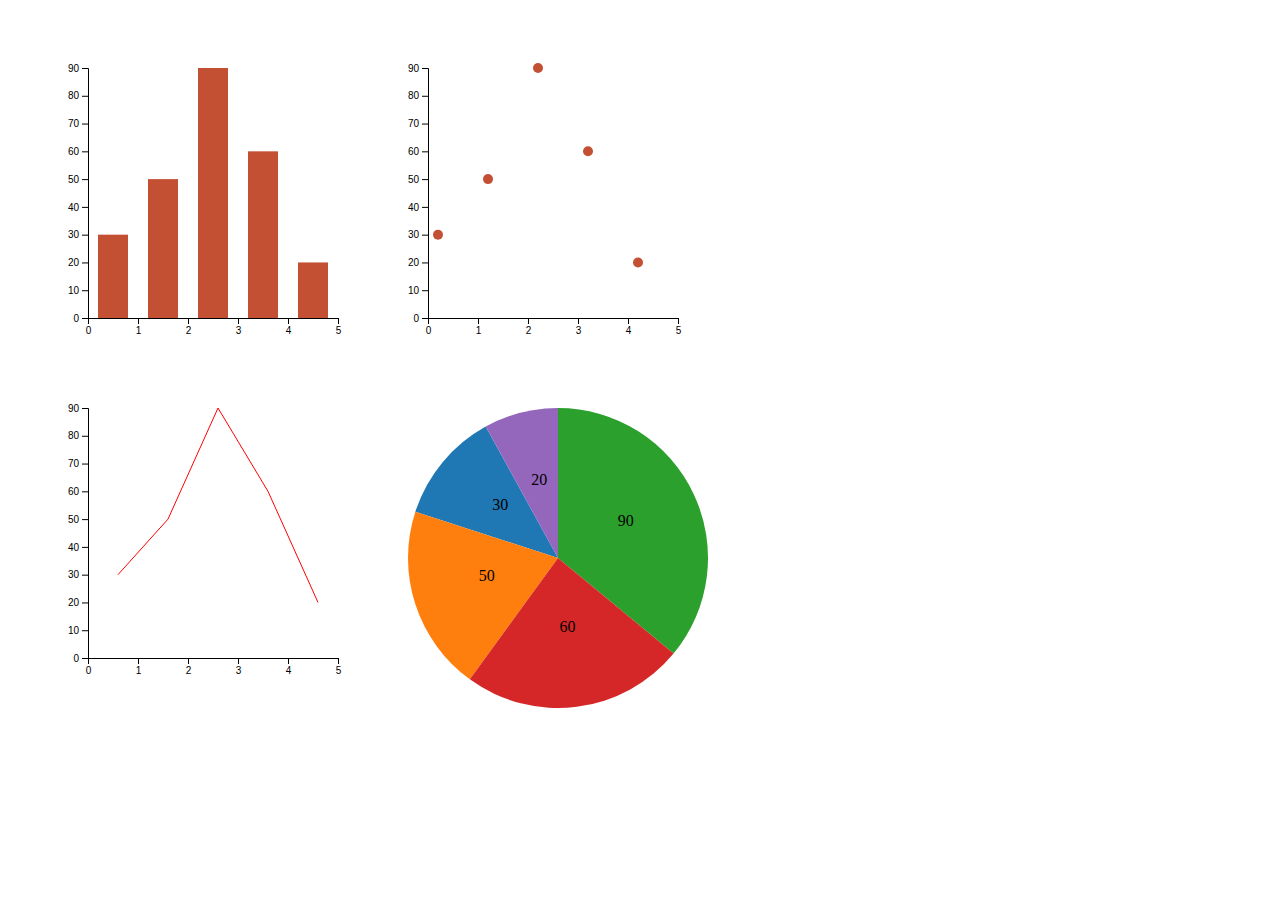
<file: d3/index.html>
<!DOCTYPE html>
<html lang="en">
<head>
    <meta charset="UTF-8">
    <meta name="viewport" content="width=device-width, initial-scale=1.0">
    <meta http-equiv="X-UA-Compatible" content="ie=edge">
    <title>Document</title>
</head>
<body>
<svg width="960" height="900"></svg>
<script type="text/javascript" src="js/jquery-1.9.1.min.js"></script>
<script type="text/javascript" src="d3/d3.js"></script>
<script type="text/javascript" src="js/scale.js"></script>
<script type="text/javascript" src="js/index.js"></script>

</body>
</html>
</file>
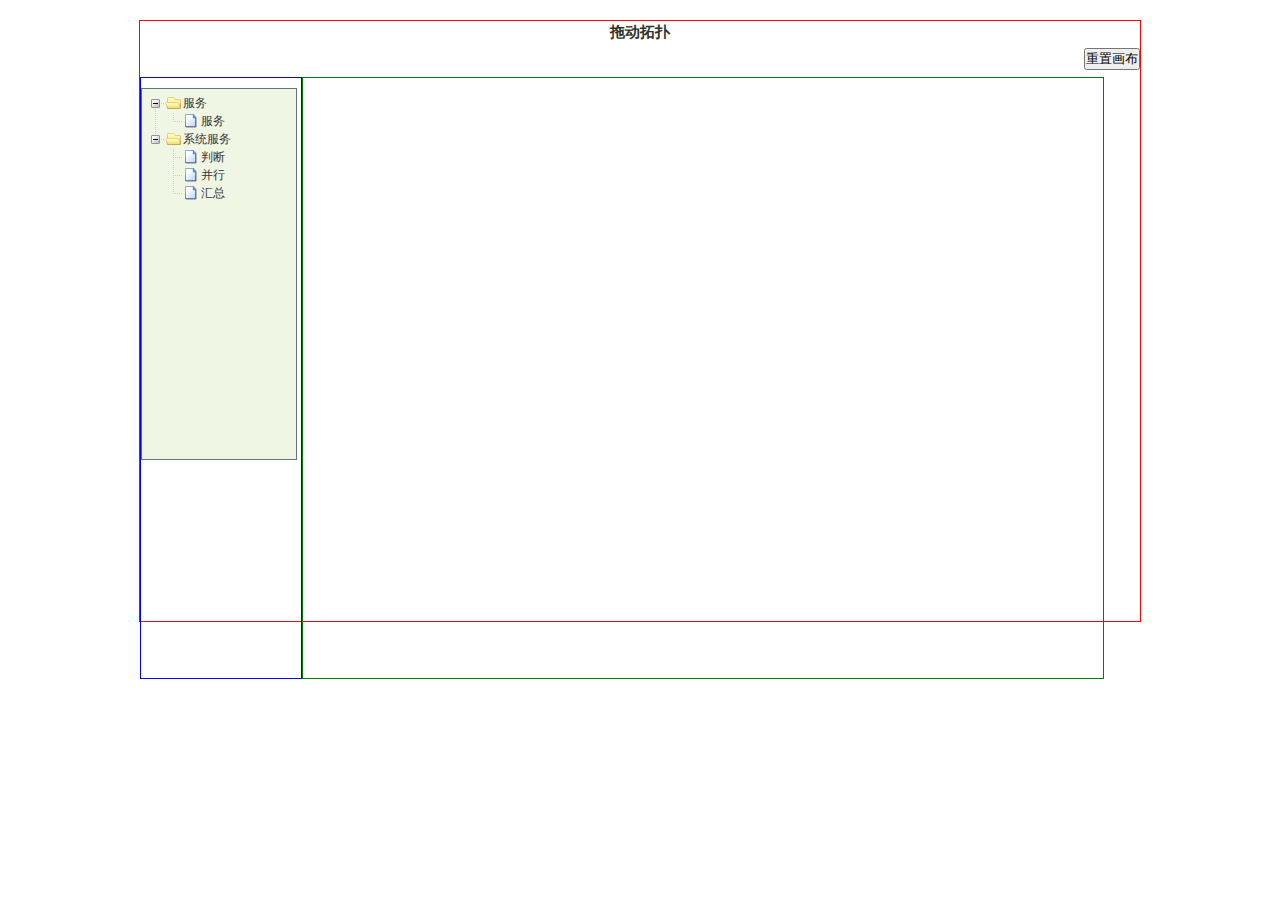
<file: dragTopo/index.html>
<!DOCTYPE html>
<html lang="en">
<head>
    <meta charset="UTF-8">
    <meta name="viewport" content="width=device-width, initial-scale=1.0">
    <meta http-equiv="X-UA-Compatible" content="ie=edge">
    <title>Document</title>
	<link rel="stylesheet" href="lib/zTree/css/demo.css" type="text/css">
	<link rel="stylesheet" href="lib/zTree/css/zTreeStyle/zTreeStyle.css" type="text/css">
    <link rel="stylesheet" href="css/index.css" type="text/css">
</head>
<body>
<div class="main">
    <h4 style="text-align:center">拖动拓扑</h4>
    <div style="width:100%;height:30px;text-align:right">
        <button >重置画布</button>
    </div>
    <div class="menu" id="menu">
        <ul id="treeDemo" class="ztree" style="width:90%;float:left"></ul>
    </div>
    <div class="topo" id="topo"></div>
</div>
<!-- 右键弹框 -->
<div class="contextEvent">
    <p class="delete">删除</p>
</div>
<script type="text/javascript" src="lib/jquery/jquery-1.9.1.min.js"></script>
<!-- 节点树 -->
<script type="text/javascript" src="lib/zTree/js/jquery-1.4.4.min.js"></script>
<script type="text/javascript" src="lib/zTree/js/jquery.ztree.core.js"></script>
<script type="text/javascript" src="lib/zTree/js/jquery.ztree.excheck.js"></script>
<script type="text/javascript" src="lib/zTree/js/jquery.ztree.exedit.js"></script>
<!-- 拓扑 -->
<script type="text/javascript" src="lib/raphael/raphael.min.js"></script>
<script type="text/javascript" src="lib/raphael/raphael.topo.base.js"></script>
<script type="text/javascript" src="lib/raphael/raphael.topo.lines.js"></script>
<script type="text/javascript" src="lib/raphael/raphael.graph.js"></script>
<!-- 主页面 -->
<script type="text/javascript" src="js/PopComFn.js"></script>
<script type="text/javascript" src="js/data.js"></script>
<script type="text/javascript" src="js/tree.js"></script>

<script type="text/javascript" src="js/index.js"></script>
<script type="text/javascript" src="js/topo.js"></script>
</body>

</html>
</file>
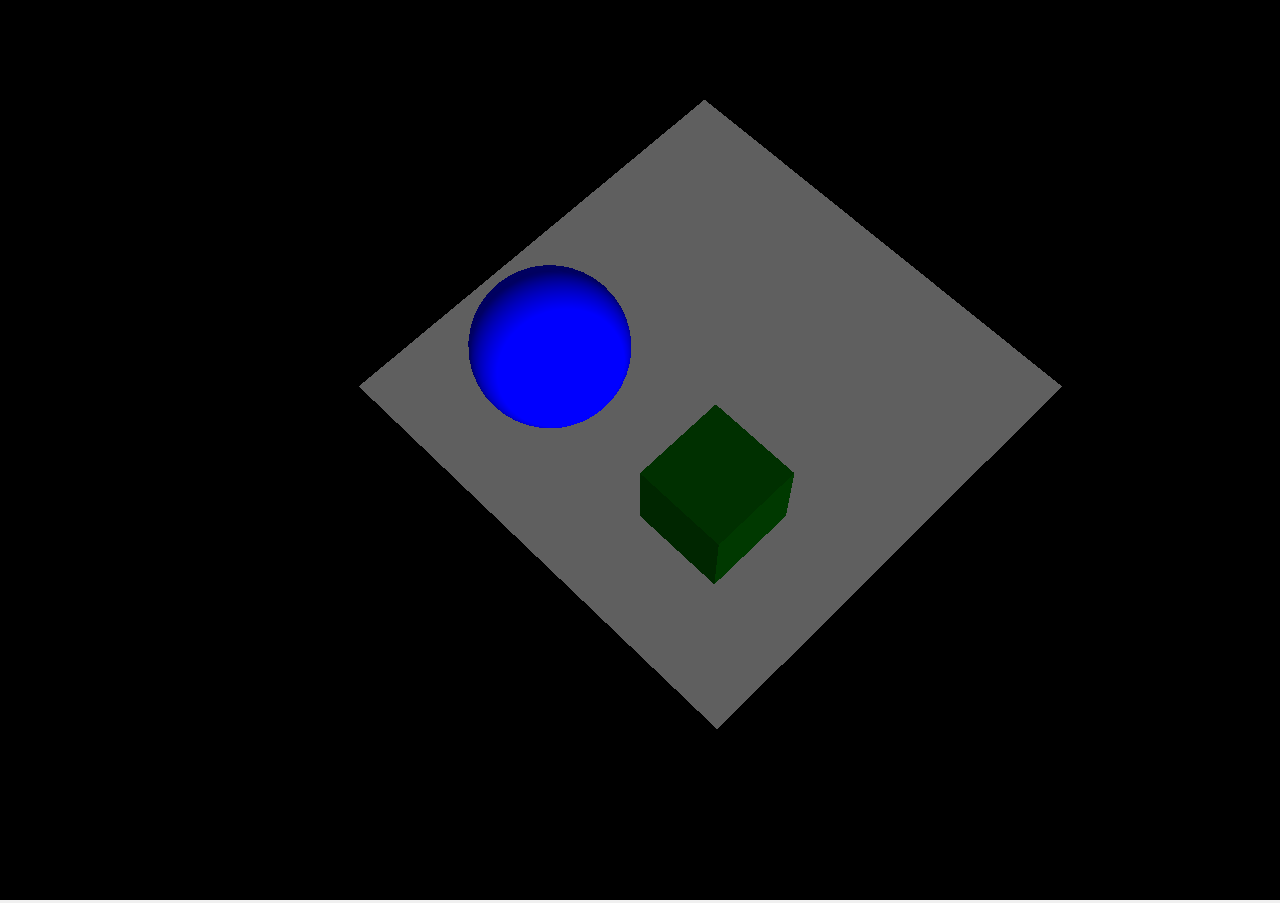
<file: three-demo/index.html>
<!DOCTYPE html>
<html lang="en">
<head>
    <meta charset="UTF-8">
    <meta name="viewport" content="width=device-width, initial-scale=1.0">
    <meta http-equiv="X-UA-Compatible" content="ie=edge">
    <title>Document</title>
    <style>
     body{
            font-family: Monospace;
            background: #f0f0f0;
            margin: 0px;
            overflow: hidden;
        }
    </style>
</head>
<body>
<script type="text/javascript" src="./js/jquery-1.9.1.min.js"></script>
<script type="text/javascript" src="./js/three.js"></script>
<script src="./js/OrbitControls.js"></script>
<script> type="text/javascript"
main();

render();
var camera, scene, renderer,orbitControls,clock,delta;
function main(){
    //创建元素画布
    container=document.createElement('div')
    document.body.appendChild(container)
    //创建场景
    scene=new THREE.Scene();
    //创建相机
    camera=new THREE.PerspectiveCamera(30,window.innerWidth/window.innerHeight,1,1000)
    camera.position.set(100,300,100)//相机位置
    camera.lookAt(new THREE.Vector3(0,0,0))//相机观看物体的位置
    //渲染整个场景
    renderer=new THREE.WebGLRenderer({antiakuas:true})
    renderer.setClearColor(new THREE.Color(0x000000))//整个画布的背景颜色
    renderer.setSize(window.innerWidth,window.innerHeight)
    container.appendChild(renderer.domElement)


    orbitControls = new THREE.OrbitControls(camera, renderer.domElement);
    orbitControls.target = new THREE.Vector3(0, 0, 0);//控制焦点
    orbitControls.autoRotate = false;//将自动旋转关闭
    clock = new THREE.Clock();//用于更新轨道控制器


    //光源
    var ambientLight=new THREE.AmbientLight(0x606060)//自然光
    scene.add(ambientLight)
    var directionalLight=new THREE.DirectionalLight(0xffffff)//平行光源
    directionalLight.position.set(1,0.75,0.5).normalize()
    scene.add(directionalLight)
    plane()
    cube()
    sphere()
    //cylinder()
}

function render(){
    delta = clock.getDelta();
    orbitControls.update(delta);
    requestAnimationFrame(render);
    renderer.render(scene,camera)
}
function plane(){
    var planeGeo=new THREE.PlaneGeometry(100,100,10,10)
    var planeMat=new THREE.MeshLambertMaterial({color:0x666666,wireframe:false})
    var planeMesh=new THREE.Mesh(planeGeo,planeMat)
    planeMesh.position.set(0,0,-20)
    planeMesh.rotation.x=-0.5*Math.PI
    scene.add(planeMesh)
}
function cube(){
    var cubeGeo=new THREE.CubeGeometry(20,20,20,5,5,5)
    var cubeMat=new THREE.MeshLambertMaterial({color:0x003300,wireframe:false})
    var cubeMesh=new THREE.Mesh(cubeGeo,cubeMat)
    cubeMesh.position.set(20,10,0)
    scene.add(cubeMesh)
}
function sphere(){
    var sphereGeo=new THREE.SphereGeometry(16,40,40)
    var sphereMat=new THREE.MeshLambertMaterial({color:0x0000ff,wireframe:false})
    var sphereMesh=new THREE.Mesh(sphereGeo,sphereMat)
    sphereMesh.position.set(-25,10,0)
    scene.add(sphereMesh)
}
</script>
</body>
</html>
</file>
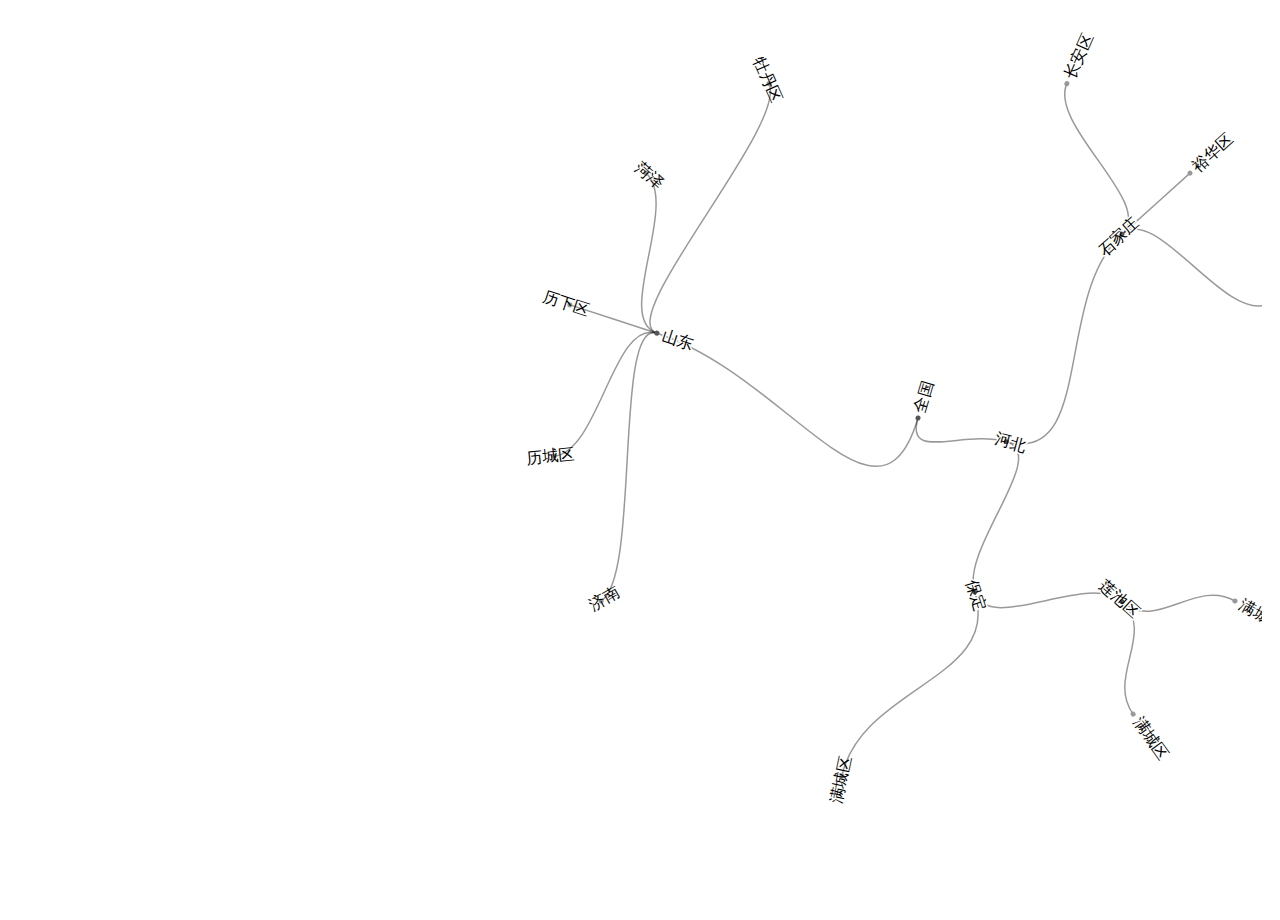
<file: d3/V5.7.0/index.html>
<!DOCTYPE html>
<html lang="en">
<head>
    <meta charset="UTF-8">
    <meta name="viewport" content="width=device-width, initial-scale=1.0">
    <meta http-equiv="X-UA-Compatible" content="ie=edge">
    <title>Document</title>
</head>
<body>

<script src="./js/d3.js"></script>
<script>
var width = 932
var radius = width / 2
var data={
    name:'全国',
    children:[
        {
            name:'河北',
            children:[
            {
                name:'石家庄',
                children:[
                {name:'长安区',size:3938},
                {name:'裕华区',size:3938},
                {name:'长安区',size:3938},
                ]
            },
            {name:'保定',
                children:[
                    {name:'莲池区',children:[
                        {name:'满城区',size:3938},
                        {name:'满城区',size:3938},

                    ]},
                    {name:'满城区',size:3938}
                ]
            },
        ]},
        {name:'山东',children:[
            {name:'济南',size:33},
            {name:'历城区',size:3938},
            {name:'历下区',size:3938},
            {name:'菏泽',size:45},
            {name:'牡丹区',size:3938},
        ]},

 
 
    ]
    
}
var tree=function(){}
tree=d3.cluster().size([2*Math.PI,radius-100])    
const root=tree(d3.hierarchy(data).sort(function(a,b){return b.size-a.size}));
const svg=d3.select('body').append('svg').style('width',"100%").style('height','900').style('padding','10px')
        .style('box-sizing','border-box')
const g=svg.append('g').attr('transform',d=>`
    translate(900,400)
`)
const line=g.append('g')
    .attr('fill','none')
    .attr('stroke','#000')
    .attr('stroke-opacity',0.4)
    .attr('stroke-width',1.5)
    .selectAll('path')
    .data(root.links()).enter().append('path').attr('d',d3.linkRadial().angle(function(d){console.log(d);return d.x}).radius(d=>d.y))
const node=g.append('g').attr('stroke.linejoin','round').attr('stroke-width',3).selectAll('g').data(root.descendants().reverse())
        .enter().append('g').attr('transform',d=>`
            rotate(${d.x*180/Math.PI-90})
            translate(${d.y},0)
        `);
node.append('circle').attr('fill',d=>d.children?"#555":"#999").attr('r',2.5)
node.append('text').attr('dy','0.31em')
    .attr('x',d=>d.x<Math.PI===!d.children?6:20)
    .attr('text-anchor',d=>d.x<Math.PI===!d.children?'start':'end')
    .attr('transform',d=>d.x>=Math.PI?"rotate(180)":null)
    .text(d=>d.data.name)
    .filter(d=>d.children)
    .clone(true).lower().attr('stroke','white')
document.body.appendChild(svg.node())

// const box=g.node().getBBox();
// svg.remove().attr('width',box.width).attr('height',box.height).attr('viewBox',`${box.x} ${box.y} ${box.width} ${box.height}`)
// svg.node();
</script>
</body>
</html>
</file>
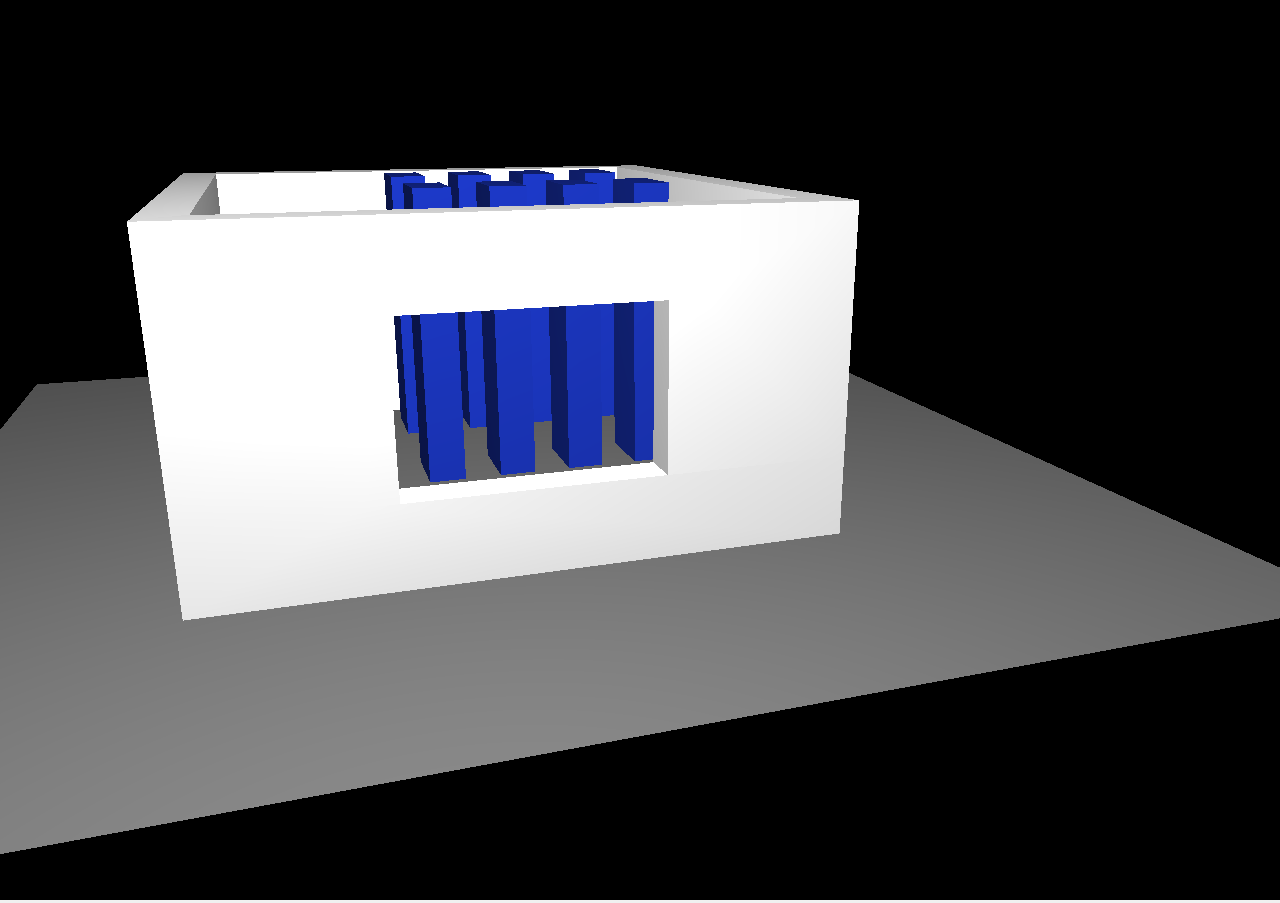
<file: engine-room-3d/three-3d/index.html>
<!DOCTYPE html>
<html lang="en">
<head>
    <meta charset="UTF-8">
    <meta name="viewport" content="width=device-width, initial-scale=1.0">
    <meta http-equiv="X-UA-Compatible" content="ie=edge">
    <title>Document</title>
    <style>
     body{
            font-family: Monospace;
            background: #f0f0f0;
            margin: 0px;
            overflow: hidden;
        }
    
    </style>
</head>
<body>
<script type="text/javascript" src="./js/jquery-1.9.1.min.js"></script>
<script type="text/javascript" src="./js/three.js"></script>
<script src="./js/OrbitControls.js"></script>
<script src="./js/threeBSP.js"></script>
<script> type="text/javascript"
main();
render();
var camera, scene, renderer,orbitControls,clock,delta;
function main(){
    //创建元素画布
    container=document.createElement('div')
    document.body.appendChild(container)
    //创建场景
    scene=new THREE.Scene();
    //创建相机
    camera=new THREE.PerspectiveCamera(45,window.innerWidth/window.innerHeight,1,1000)
    camera.position.set(300,100,100)//相机位置
    camera.lookAt(new THREE.Vector3(0,0,0))//相机观看物体的位置
    //渲染整个场景
    renderer=new THREE.WebGLRenderer({antiakuas:true})
    renderer.setClearColor(new THREE.Color(0x000000),1)//整个画布的背景颜色
    renderer.setSize(window.innerWidth,window.innerHeight)
    renderer.shadowMapEnabled=true;
    container.appendChild(renderer.domElement)


    orbitControls = new THREE.OrbitControls(camera, renderer.domElement);
    orbitControls.target = new THREE.Vector3(0, 0, 0);//控制焦点
    orbitControls.autoRotate = false;//将自动旋转关闭
    clock = new THREE.Clock();//用于更新轨道控制器


    //光源
    var ambientLight=new THREE.AmbientLight(0x606060)//自然光
    scene.add(ambientLight)
    var spotLight=new THREE.SpotLight(0xffffff)
    spotLight.position.set(200,160,85)
    spotLight.castShadow=true
    scene.add(spotLight)
    plane()
    wall()
    room()
    //cube()
    //sphere()
    //cylinder()
}

function render(){
    delta = clock.getDelta();
    orbitControls.update(delta);
    requestAnimationFrame(render);
    renderer.render(scene,camera)
}
function plane(){
    var planeGeo=new THREE.PlaneGeometry(300,300,100,100)
    var planeMat=new THREE.MeshLambertMaterial({color:0x666666,wireframe:false})
    var planeMesh=new THREE.Mesh(planeGeo,planeMat)
    planeMesh.position.set(0,0,40)
    planeMesh.receiveShadow=true
    planeMesh.rotation.x=-0.5*Math.PI
    scene.add(planeMesh)
}

//外墙
function wall(){
    var material=new THREE.MeshLambertMaterial({color:'#efefef'})
    var material=new THREE.MeshLambertMaterial({color:'#efefef'})

    var wall1=new THREE.BoxGeometry(150,80,10);//正面
    var wallMesh1=new THREE.Mesh(wall1,material)
    wallMesh1.position.set(0,40,-20)
    scene.add(wallMesh1)

    var wall2=new THREE.BoxGeometry(150,80,10);//反面
    var wallMesh2=new THREE.Mesh(wall2,material)
    wallMesh2.position.set(0,40,120)
    scene.add(wallMesh2)

    var wall3=new THREE.BoxGeometry(10,80,150);//左面
    var wallMesh3=new THREE.Mesh(wall3,material)
    wallMesh3.position.set(-75,40,50)
    scene.add(wallMesh3)

    //墙
    var wall4=new THREE.BoxGeometry(10,80,150);//右面
    var wallMesh4=new THREE.Mesh(wall4,material)
    wallMesh4.position.set(95,40,50)

    //窗户
    var wall5=new THREE.BoxGeometry(30,40,60);//右面
    var wallMesh5=new THREE.Mesh(wall5,material)
    //wallMesh5.position.set(20,0,40)
    
    var sphere1BSP=new ThreeBSP(wall4)
    var cubeBSP=new ThreeBSP(wall5)
    
    resultBSP=sphere1BSP.subtract(cubeBSP)//设置差集
    result=resultBSP.toMesh()//从BSP对象内获取到处理完后的mesh模型数据
    //更新模型的面和顶点的数据
    result.geometry.computeFaceNormals()
    result.geometry.computeVertexNormals()
    //重新复制文理
    result.material = material;
    //设置位置
    result.position.set(75,40,50)
    scene.add(result)
}
//机房
function room(){
    var material=new THREE.MeshLambertMaterial({color:'#162C9B'})
    var room1=new THREE.BoxGeometry(20,80,10);//正面
    var roomMesh1=new THREE.Mesh(room1,material)
    roomMesh1.position.set(-50,40,0)
    scene.add(roomMesh1)

    var room2=new THREE.BoxGeometry(20,80,10);//正面
    var roomMesh2=new THREE.Mesh(room2,material)
    roomMesh2.position.set(-50,40,20)
    scene.add(roomMesh2)

    var room3=new THREE.BoxGeometry(20,80,10);//正面
    var roomMesh3=new THREE.Mesh(room3,material)
    roomMesh3.position.set(-50,40,40)
    scene.add(roomMesh3)

    var room4=new THREE.BoxGeometry(20,80,10);//正面
    var roomMesh4=new THREE.Mesh(room4,material)
    roomMesh4.position.set(-50,40,60)
    scene.add(roomMesh4)

    var room5=new THREE.BoxGeometry(20,80,10);//正面
    var roomMesh5=new THREE.Mesh(room5,material)
    roomMesh5.position.set(0,40,0)
    scene.add(roomMesh5)

    var room6=new THREE.BoxGeometry(20,80,10);//正面
    var roomMesh6=new THREE.Mesh(room6,material)
    roomMesh6.position.set(0,40,20)
    scene.add(roomMesh6)

    var room7=new THREE.BoxGeometry(20,80,10);//正面
    var roomMesh7=new THREE.Mesh(room7,material)
    roomMesh7.position.set(0,40,40)
    scene.add(roomMesh7)

    var room8=new THREE.BoxGeometry(20,80,10);//正面
    var roomMesh8=new THREE.Mesh(room8,material)
    roomMesh8.position.set(0,40,60)
    scene.add(roomMesh8)
}
function cube(){
    var cubeGeo=new THREE.CubeGeometry(20,20,20,5,5,5)
    var cubeMat=new THREE.MeshLambertMaterial({color:0x003300,wireframe:false})
    var cubeMesh=new THREE.Mesh(cubeGeo,cubeMat)
    cubeMesh.position.set(20,10,0)
    cubeMesh.castShadow=true
    cubeMesh.receiveShadow=true
    scene.add(cubeMesh)
}
function sphere(){
    var sphereGeo=new THREE.SphereGeometry(16,40,40)
    var sphereMat=new THREE.MeshLambertMaterial({color:0x0000ff,wireframe:false})
    var sphereMesh=new THREE.Mesh(sphereGeo,sphereMat)
    sphereMesh.position.set(-25,10,0)
    sphereMesh.castShadow=true
    sphereMesh.receiveShadow=true
    scene.add(sphereMesh)
}
</script>
</body>
</html>
</file>
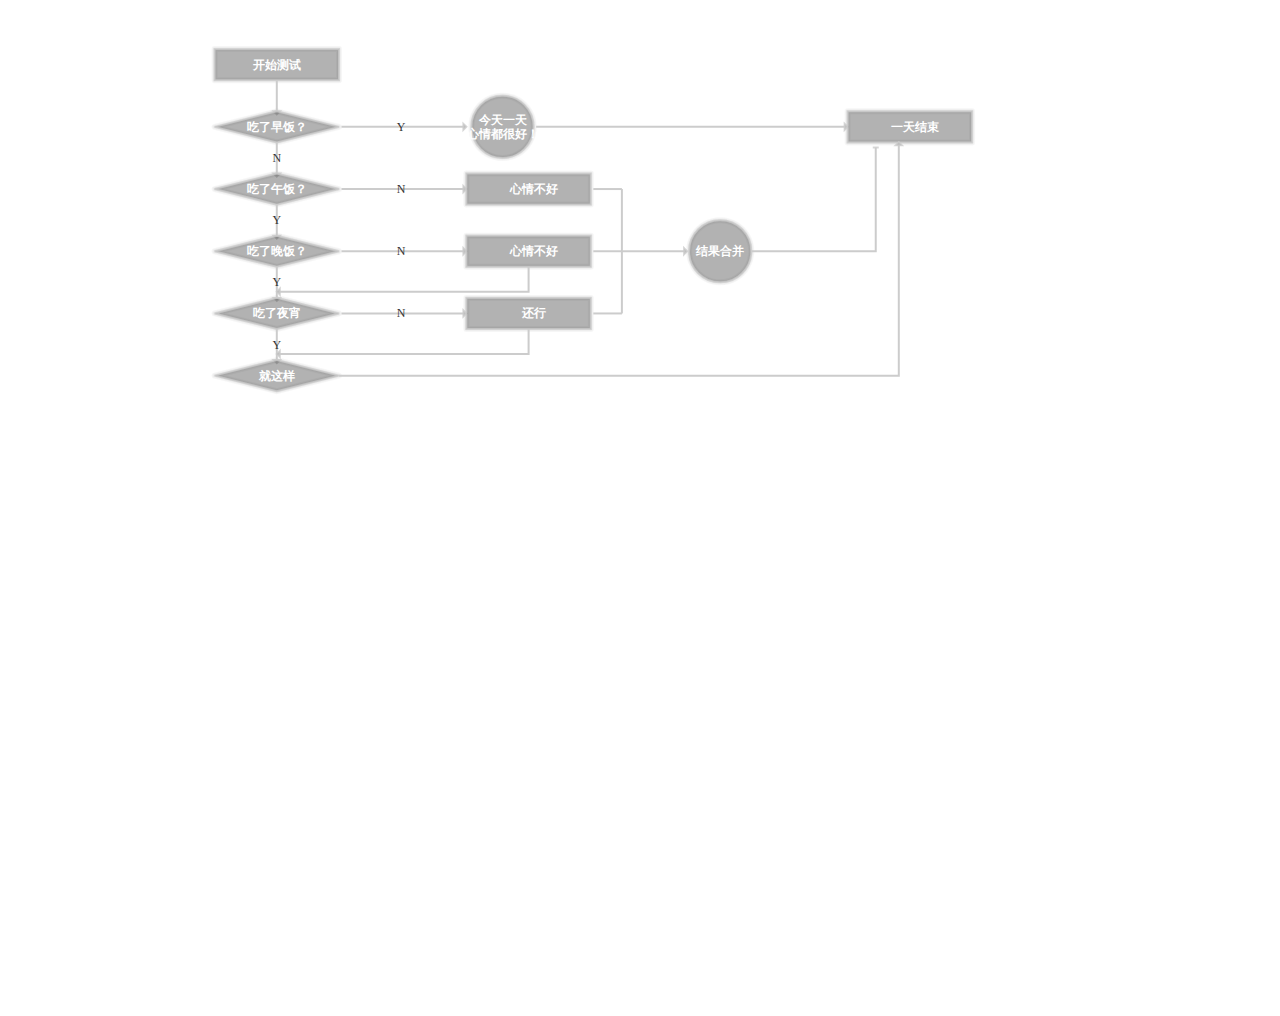
<file: raphael-all/raphael/index.html>
<!DOCTYPE html>
<html lang="en">
<head>
    <meta charset="UTF-8">
    <meta name="viewport" content="width=device-width, initial-scale=1.0">
    <meta http-equiv="X-UA-Compatible" content="ie=edge">
    <title></title> 
</head>
<body>
<div class="content" style="margin-left:20px;">
    <div class="info content_every" id="canvas" style="width:100%;height:1000px;"></div> 
</div>

<script type="text/javascript" src="./js/jquery-1.9.1.min.js"></script>
<script type="text/javascript" src="./js/raphael.js"></script>
<script type="text/javascript" src="./index.js"></script>

</body>
</html>
</file>
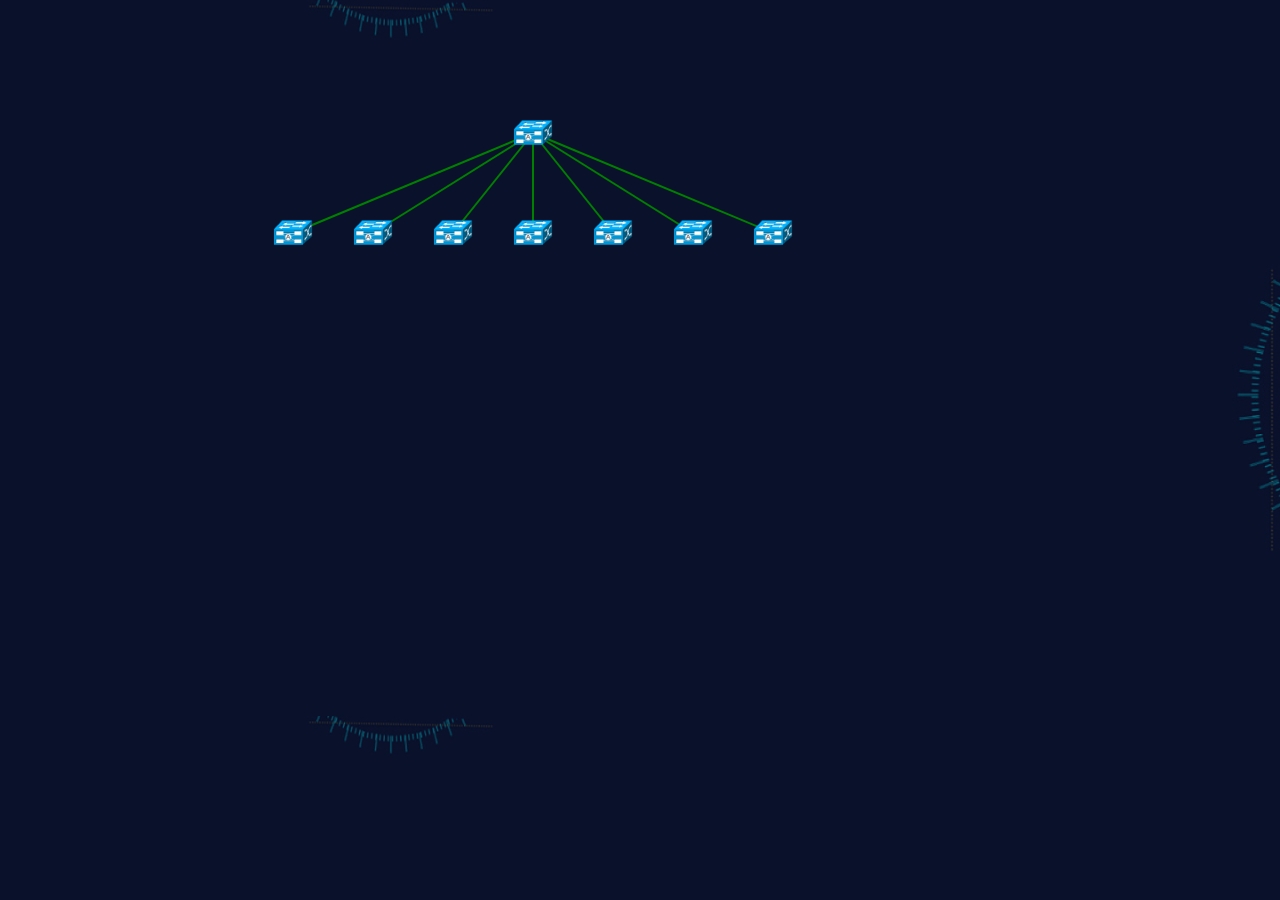
<file: raphael/层级拓扑/index.html>
<!DOCTYPE html>
<html lang="en">
<head>
    <meta charset="UTF-8">
    <meta name="viewport" content="width=device-width, initial-scale=1.0">
    <meta http-equiv="X-UA-Compatible" content="ie=edge">
    <title>拓扑</title>
</head>
<body style="background:url('img/bg.jpg');background-size:100% 100%">
<div id="topo" style="width:1000px;height:700px;"></div>
<script src="js/jquery-1.9.1.min.js"></script>
<script src="js/raphael/raphael.min.js"></script>
<script src="js/raphael/raphael.topo.base.js"></script>
<script src="js/raphael/raphael.topo.lines.js"></script>
<script src="js/raphael/raphael.graph.js"></script>
<script src="js/data.js"></script>
<script src="js/index.js"></script>
</body>
</html>
</file>
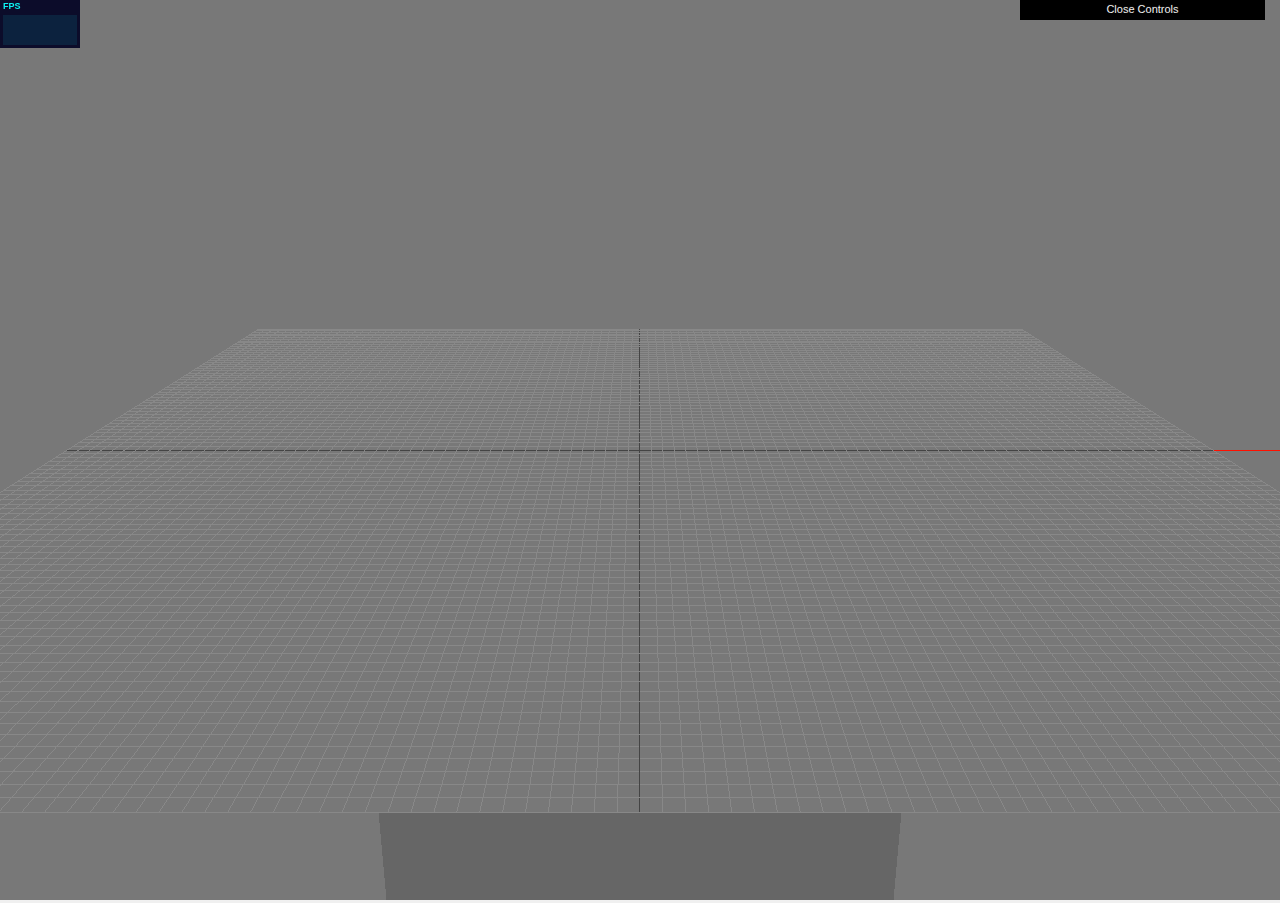
<file: three/three-3d-build/index.html>
<!DOCTYPE html>
<html lang="en">
<head>
    <meta charset="UTF-8">
    <meta name="viewport" content="width=device-width, initial-scale=1.0">
    <meta http-equiv="X-UA-Compatible" content="ie=edge">
    <title>Document</title>
    <style>
     body{
            font-family: Monospace;
            background: #f0f0f0;
            margin: 0px;
            overflow: hidden;
        }
    
    </style>
</head>
<body>
    <div id="webgl"></div>
<script type="text/javascript" src="./js/jquery-1.9.1.min.js"></script>
<script type="text/javascript" src="./js/three.js"></script>
<script src="./js/OrbitControls.js"></script>
<script src="./js/stats.js"></script>
<script src="./js/dat.gui.min.js"></script>

<script type="text/javascript"> 
const MATERIAL_COLR='rgb(120,120,120)'


let jinmaoTower =getjinmaoTower(18,11,-20)
let culture=getCulture(0,0,0)
let culture2=getCulture2(0,0,0)
let lineFun=getLine()
init()
function init(){
    let scene=new THREE.Scene()
    let stats=new Stats()
    document.body.appendChild(stats.dom)

    let clock=new THREE.Clock()
    let gui=new dat.GUI()

    let axesHelper=new THREE.AxesHelper(500)
    let gridHelper=new THREE.GridHelper(100,100)

    scene.add(axesHelper)
    scene.add(gridHelper)

    let ground1=getGroundFront()
    let ground2=getGroundBeind()
    //scene.add(ground1)
    //scene.add(ground2)

    let spotLight=getSpotLight(1,2)
    spotLight.position.set(100,100,80)
    scene.add(spotLight)

    //scene.add(jinmaoTower)
    //scene.add(culture)
    //scene.add(culture2)
    scene.add(lineFun)
    let camera=new THREE.PerspectiveCamera(45,window.innerWidth/window.innerHeight,1,1000)
    camera.position.set(0,30,90)
    camera.lookAt(new THREE.Vector3(0,0,0))

    let renderer=new THREE.WebGLRenderer()
    renderer.setClearColor(MATERIAL_COLR)
    renderer.shadowMap.enabled=true
    renderer.shadowMap.type=THREE.PCFShadoeMap;
    renderer.setSize(window.innerWidth,window.innerHeight)
    document.getElementById('webgl').appendChild(renderer.domElement)

    let controls=new THREE.OrbitControls(camera,renderer.domElement)

    update(renderer,scene,camera,controls,stats)
}
function getSpotLight(intensity){
    let light=new THREE.PointLight(0xfffff,intensity)
    light.castShadow=true
    light.receiveShadow=true
    light.shadow.bias=0.001
    light.shadow.mapSize.width=2048
    light.shadow.mapSize.height=2048
    return light
}
function getGroundBeind(){
    let shape=new THREE.Shape()
    shape.moveTo(45,100)
    shape.lineTo(50,100)
    shape.lineTo(50,0)
    shape.lineTo(-50,0)
    shape.lineTo(-50,60)
    shape.bezierCurveTo(5,15,15,5,45,100)
    let extrudeGeometry=new THREE.ExtrudeGeometry(shape,{
        depth:3,
        steps:2,
        bevethickness:0,
        bevelSize:1
    })
    let material=new THREE.MeshLambertMaterial({color:'gray'})
    let mesh=new THREE.Mesh(extrudeGeometry,material)
    mesh.receiveShadow=true;
    mesh.rotation.x=Math.PI+Math.PI/2
    mesh.rotation.y=Math.PI
    mesh.position.set(0,0,50)
    return mesh
}
function getGroundFront(){
    let shape=new THREE.Shape()
    shape.moveTo(50,0)
    shape.lineTo(-25,0)
    shape.quadraticCurveTo(-10,107,50,15)
    let extrudeGeometry=new THREE.ExtrudeGeometry(shape,{
        depath:3,
        steps:2,
        bevelthickness:0,
        bevelSize:1,
    })
    let material=new THREE.MeshLambertMaterial({color:'#666'})
    let mesh=new THREE.Mesh(extrudeGeometry,material)
    mesh.receiveShadow=true;
    mesh.rotation.x=Math.PI/2;
    mesh.position.set(0,0,-50)
    return mesh
}
function update(renderer,scene,camera,controls,stats){
    renderer.render(scene,camera)
    stats.update()
    renderer.render(scene,camera)
    requestAnimationFrame(function(){
        update(renderer,scene,camera,controls,stats)
    })
}

function getCulture(x,y,z){
    let Culture=new THREE.Object3D() 
    var verticesOfCube = [
        1, 0, 1,
        1, 0, -1,
        -1, 0, -1,
        -1, 0, 1,
        1, 1, 1,
        1, 1, -1,
        -1, 1, -1,
        -1, 1, 1,
    ];
    var indicesOfFaces = [
        0,1,4,
        5,4,1,
        5,1,2,
        6,2,5,
        2,6,5,
        7,6,2,
        7,3,2,
        7,4,0,
        7,3,4,
        6,5,4,
        6,7,4,
        3,0,4,
        6,2,1,
        6,2,3,
        6,7,3,
        4,5,6,
        3,7,6

        
    ];

    let geometry=new THREE.PolyhedronGeometry(verticesOfCube, indicesOfFaces, 10, 0)
    let material=new THREE.MeshBasicMaterial({color:'rgb(5,125,120)'})
    let cube=new THREE.Mesh(geometry,material)
    Culture.add(cube)
    Culture.position.set(x,y,z)
    return Culture
}
function getLine(){
    var geometry = new THREE.Shape();//声明一个空几何体对象
    geometry.moveTo(10,0);//顶点1坐标
    geometry.lineTo(-10,0);//顶点2坐标
    
    var extrudeGeometry=new THREE.ExtrudeGeometry(geometry,{
        //depth:10,
        steps:2,
        bevelThickness:0,
        bevelSize:1,
        amount:20,
    });//材质对象
    var material=new THREE.MeshBasicMaterial({color:'#666'})
    let mesh=new THREE.Mesh(extrudeGeometry,material)
    mesh.receiveShadow=true;
    mesh.rotation.x=Math.PI+Math.PI/2
    mesh.rotation.y=Math.PI
    mesh.position.set(0,0,50)
    return mesh

}
function getCulture2(x,y,z){
    let Culture=new THREE.Object3D() 
    var verticesOfCube = [
        4,0,-4,
        -4,0,-4,
        -4,0,4,
        4,0,4,
        
        4,10,-4,
        -4,10,-4,
        -4,10,4,
        4,10,4
    ];
    var indicesOfFaces = [
        0,1,2,
        2,3,0,
        
        0,4,5,
        5,1,0,
        0,4,7,
        7,3,0,
        0,1,2,
        2,3,0,

      
    

    ]

    let geometry=new THREE.PolyhedronGeometry(verticesOfCube, indicesOfFaces, 10, 0)
    let material=new THREE.MeshBasicMaterial({color:'rgb(5,125,120)'})
    let cube=new THREE.Mesh(geometry,material)
    Culture.add(cube)
    Culture.position.set(x,y,z)
    return Culture
}
function getjinmaoTower(x,y,z){
    let JinmaoTower=new THREE.Object3D()
    let _geometry=new THREE.BoxGeometry(1,22,6)
    let _material=new THREE.MeshPhongMaterial({
        color:"rgb(120,120,120)"
    })
    var cube1=new THREE.Mesh(_geometry,_material)
    var cube2=new THREE.Mesh(_geometry,_material)
    cube2.rotation.set(0,Math.PI/2,0)

    let towerBody=getJinmaoTowerBody()
    let towerTop=getJinmaoTowerTop()

    JinmaoTower.add(cube1)
    JinmaoTower.add(cube2)
    JinmaoTower.add(towerBody)
    JinmaoTower.add(towerTop)

    JinmaoTower.position.set(x,y,z)
    return JinmaoTower
}
function getJinmaoTowerTop(){
    let towerTop=new THREE.Object3D()
    let _geometry1=new THREE.BoxGeometry(3.8,0.5,3.8)
    let _geometry2=new THREE.BoxGeometry(3,0.5,3)
    let _geometry3=new THREE.BoxGeometry(2.2,0.5,2,2)
    let _geometry4=new THREE.BoxGeometry(1.4,0.5,1.4)
    let _cylinderGeometry=new THREE.CylinderGeometry(0.1,0.5,5,3)
    let _material=new THREE.MeshPhongMaterial({
        color:'rgb(120,120,120)'
    })
    let cube1=new THREE.Mesh(_geometry1,_material)
    let cube2=new THREE.Mesh(_geometry2,_material)
    let cube3=new THREE.Mesh(_geometry3,_material)
    let cube4=new THREE.Mesh(_geometry4,_material)
    let cylinder=new THREE.Mesh(_cylinderGeometry,_material)

    cube2.position.set(0,0.5,0)
    cube3.position.set(0,1,0)
    cube4.position.set(0,2,0)
    cylinder.position.set(0,2,0)

    towerTop.add(cube1)
    towerTop.add(cube2)
    towerTop.add(cube3)
    towerTop.add(cube4)
    towerTop.add(cylinder)
    towerTop.position.set(0,11,0)
    towerTop.rotation.set(0,Math.PI/4,0)
    return towerTop
}
function getJinmaoTowerBody(){
    let towerBody=new THREE.Object3D()
    let _geometry1=new THREE.BoxGeometry(5,7,5)
    let _geometry2=new THREE.BoxGeometry(4.5,5.5,4.5)
    let _geometry3=new THREE.BoxGeometry(4,4,4)
    let _geometry4=new THREE.BoxGeometry(3.5,3,3.5)
    let _geometry5=new THREE.BoxGeometry(3,2,3)
    let _geometry6=new THREE.BoxGeometry(2.5,1.5,2.5)
    let _geometry7=new THREE.BoxGeometry(2,1.3,2)
    let _geometry8=new THREE.BoxGeometry(1.5,1,1.5)
    let _material=new THREE.MeshPhongMaterial({
        color:"rgb(120,120,120)"
    })
    let cube1=new THREE.Mesh(_geometry1,_material)
    let cube2=new THREE.Mesh(_geometry2,_material)
    let cube3=new THREE.Mesh(_geometry3,_material)
    let cube4=new THREE.Mesh(_geometry4,_material)
    let cube5=new THREE.Mesh(_geometry5,_material)
    let cube6=new THREE.Mesh(_geometry6,_material)
    let cube7=new THREE.Mesh(_geometry7,_material)
    let cube8=new THREE.Mesh(_geometry8,_material)
    cube2.position.set(0,5.5,0)
    cube3.position.set(0,9.5,0)
    cube4.position.set(0,12.5,0)
    cube5.position.set(0,14.5,0)
    cube6.position.set(0,116,0)
    cube7.position.set(0,17.30)
    cube8.position.set(0,18.3,0)
    towerBody.add(cube1)
    towerBody.add(cube2)
    towerBody.add(cube3)
    towerBody.add(cube4)
    towerBody.add(cube5)
    towerBody.add(cube6)
    towerBody.add(cube7)
    towerBody.add(cube8)
    towerBody.position.set(0,-8,0)
    return towerBody;
}
</script>
</body>
</html>
</file>
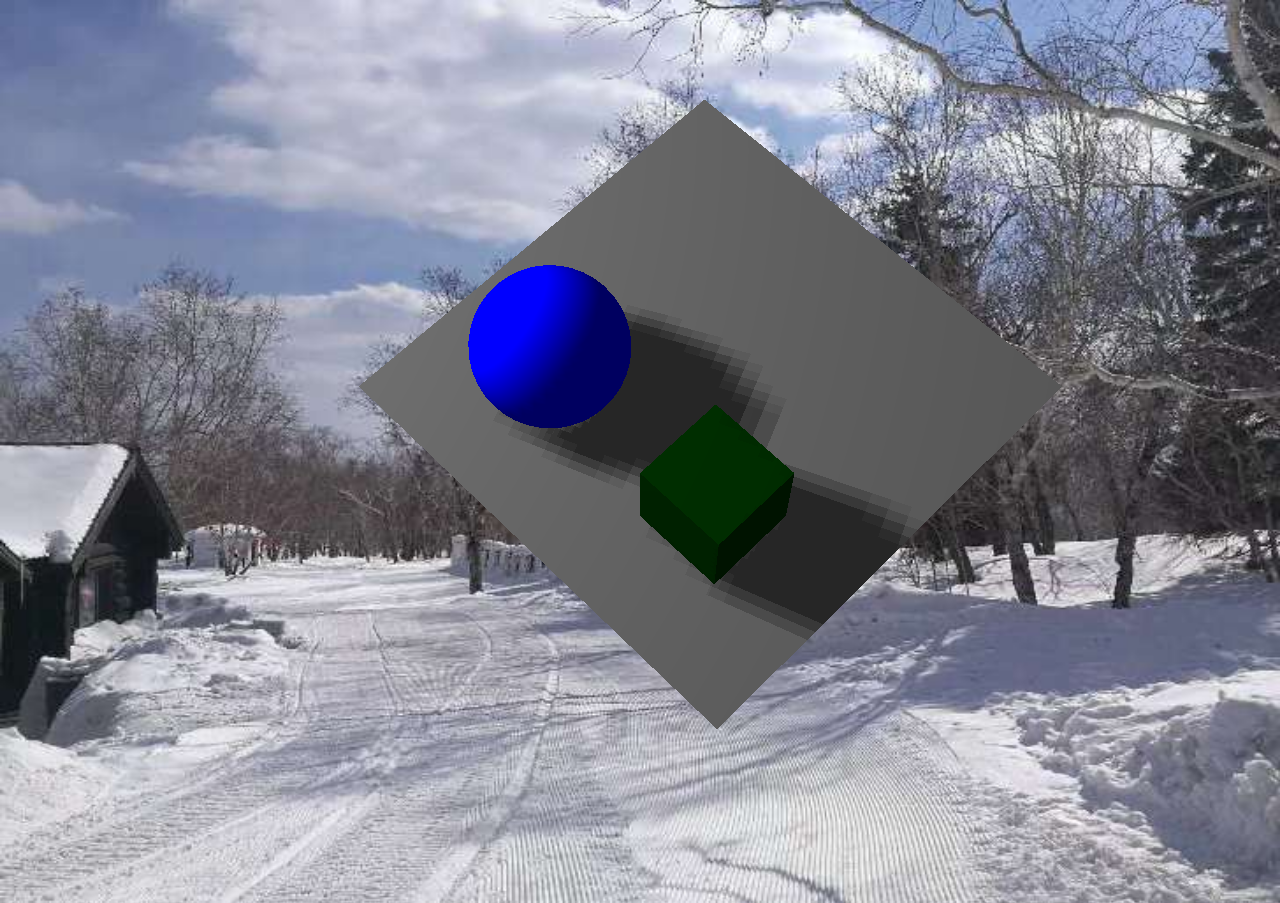
<file: three/three-3d-circle/index.html>
<!DOCTYPE html>
<html lang="en">
<head>
    <meta charset="UTF-8">
    <meta name="viewport" content="width=device-width, initial-scale=1.0">
    <meta http-equiv="X-UA-Compatible" content="ie=edge">
    <title>Document</title>
    <style>
     body{
            font-family: Monospace;
            background: #f0f0f0;
            margin: 0px;
            overflow: hidden;
        }
    div{  
        background: url(img/bg.jpg) no-repeat center center ;
        background-size:100% 100%
    }
    </style>
</head>
<body>
<script type="text/javascript" src="./js/jquery-1.9.1.min.js"></script>
<script type="text/javascript" src="./js/three.js"></script>
<script src="./js/OrbitControls.js"></script>
<script> type="text/javascript"
main();

render();
var camera, scene, renderer,orbitControls,clock,delta;
function main(){
    //创建元素画布
    container=document.createElement('div')
    document.body.appendChild(container)
    //创建场景
    scene=new THREE.Scene();
    //创建相机
    camera=new THREE.PerspectiveCamera(30,window.innerWidth/window.innerHeight,1,1000)
    camera.position.set(100,300,100)//相机位置
    camera.lookAt(new THREE.Vector3(0,0,0))//相机观看物体的位置
    //渲染整个场景
    renderer=new THREE.WebGLRenderer({antiakuas:true,alpha: true})
    renderer.setClearColor(new THREE.Color(0xffffff),0)//整个画布的背景颜色
    renderer.setSize(window.innerWidth,window.innerHeight)
    renderer.shadowMapEnabled=true;
    container.appendChild(renderer.domElement)


    orbitControls = new THREE.OrbitControls(camera, renderer.domElement);
    orbitControls.target = new THREE.Vector3(0, 0, 0);//控制焦点
    orbitControls.autoRotate = false;//将自动旋转关闭
    clock = new THREE.Clock();//用于更新轨道控制器


    //光源
    var ambientLight=new THREE.AmbientLight(0x606060)//自然光
    scene.add(ambientLight)
    // var directionalLight=new THREE.DirectionalLight(0xffffff)//平行光源
    // directionalLight.position.set(1,0.75,0.5).normalize()
    //scene.add(directionalLight)
    var spotLight=new THREE.SpotLight(0xffffff)
    spotLight.position.set(-200,160,85)
    spotLight.castShadow=true
    scene.add(spotLight)
    plane()
    cube()
    sphere()
    //cylinder()
}

function render(){
    delta = clock.getDelta();
    orbitControls.update(delta);
    requestAnimationFrame(render);
    renderer.render(scene,camera)
}
function plane(){
    var planeGeo=new THREE.PlaneGeometry(100,100,10,10)
    var planeMat=new THREE.MeshLambertMaterial({color:0x666666,wireframe:false})
    var planeMesh=new THREE.Mesh(planeGeo,planeMat)
    planeMesh.position.set(0,0,-20)
    planeMesh.receiveShadow=true
    planeMesh.rotation.x=-0.5*Math.PI
    scene.add(planeMesh)
}
function cube(){
    var cubeGeo=new THREE.CubeGeometry(20,20,20,5,5,5)
    var cubeMat=new THREE.MeshLambertMaterial({color:0x003300,wireframe:false})
    var cubeMesh=new THREE.Mesh(cubeGeo,cubeMat)
    cubeMesh.position.set(20,10,0)
    cubeMesh.castShadow=true
    cubeMesh.receiveShadow=true
    scene.add(cubeMesh)
}
function sphere(){
    var sphereGeo=new THREE.SphereGeometry(16,40,40)
    var sphereMat=new THREE.MeshLambertMaterial({color:0x0000ff,wireframe:false})
    var sphereMesh=new THREE.Mesh(sphereGeo,sphereMat)
    sphereMesh.position.set(-25,10,0)
    sphereMesh.castShadow=true
    sphereMesh.receiveShadow=true
    scene.add(sphereMesh)
}
</script>
</body>
</html>
</file>
<file: dragTopo/lib/zTree/css/demo.css>
html, body, div, span, applet, object, iframe, h1, h2, h3, h4, h5, h6, p, blockquote, pre, a, abbr, acronym, address, big, cite, code, del, dfn, em, font, img, ins, kbd, q, s, samp, small, strike, strong, sub, sup, tt, var, dl, dt, dd, ol, ul, li, fieldset, form, label, legend, table, caption, tbody, tfoot, thead, tr, th, td {
	margin: 0;padding: 0;border: 0;outline: 0;font-weight: inherit;font-style: inherit;font-size: 100%;font-family: inherit;vertical-align: baseline;}
body {color: #2f332a;font: 15px/21px Arial, Helvetica, simsun, sans-serif;background: #f0f6e4 \9;}
h1, h2, h3, h4, h5, h6 {color: #2f332a;font-weight: bold;font-family: Helvetica, Arial, sans-serif;padding-bottom: 5px;}
h1 {font-size: 24px;line-height: 34px;text-align: center;}
h2 {font-size: 14px;line-height: 24px;padding-top: 5px;}
h6 {font-weight: normal;font-size: 12px;letter-spacing: 1px;line-height: 24px;text-align: center;}
a {color:#3C6E31;text-decoration: underline;}
a:hover {background-color:#3C6E31;color:white;}
input.radio {margin: 0 2px 0 8px;}
input.radio.first {margin-left:0;}
input.empty {color: lightgray;}
code {color: #2f332a;}
.highlight_red {color:#A60000;}
.highlight_green {color:#A7F43D;}
li {list-style: circle;font-size: 12px;}
li.title {list-style: none;}
ul.list {margin-left: 17px;}

div.content_wrap {width: 600px;height:380px;}
div.content_wrap div.left{float: left;width: 250px;}
div.content_wrap div.right{float: right;width: 340px;}
div.zTreeDemoBackground {width:250px;height:362px;text-align:left;}

ul.ztree {margin-top: 10px;border: 1px solid #617775;background: #f0f6e4;width:220px;height:360px;overflow-y:scroll;overflow-x:auto;}
ul.log {border: 1px solid #617775;background: #f0f6e4;width:300px;height:170px;overflow: hidden;}
ul.log.small {height:45px;}
ul.log li {color: #666666;list-style: none;padding-left: 10px;}
ul.log li.dark {background-color: #E3E3E3;}

/* ruler */
div.ruler {height:20px; width:220px; background-color:#f0f6e4;border: 1px solid #333; margin-bottom: 5px; cursor: pointer}
div.ruler div.cursor {height:20px; width:30px; background-color:#3C6E31; color:white; text-align: right; padding-right: 5px; cursor: pointer}
</file>
<file: dragTopo/css/index.css>
*{margin:0px;padding:0px;}
ul,li{list-style:none}
.main{width:1000px;height:600px;margin:20px auto;border:1px solid red;}
.menu{width:16%;float:left;height:100%;border:1px solid blue;}
.topo{width:80%;float:left;height:100%;border:1px solid green;}

/* 右键事件 */
.contextEvent{width:80px;height:30px;position:absolute;left:0px;top:0px;z-index:2;background:#d6d3d3;display:none;line-height:30px;text-align:center;border-radius:3px;cursor:pointer;}
.contextEvent p{width:100%;height:30px;line-height:30px;text-align:center;}
</file>
<file: dragTopo/lib/zTree/css/zTreeStyle/zTreeStyle.css>
/*-------------------------------------
zTree Style

version:	3.5.19
author:		Hunter.z
email:		hunter.z@263.net
website:	http://code.google.com/p/jquerytree/

-------------------------------------*/

.ztree * {padding:0; margin:0; font-size:12px; font-family: Verdana, Arial, Helvetica, AppleGothic, sans-serif}
.ztree {margin:0; padding:5px; color:#333}
.ztree li{padding:0; margin:0; list-style:none; line-height:14px; text-align:left; white-space:nowrap; outline:0}
.ztree li ul{ margin:0; padding:0 0 0 18px}
.ztree li ul.line{ background:url(./img/line_conn.gif) 0 0 repeat-y;}

.ztree li a {padding:1px 3px 0 0; margin:0; cursor:pointer; height:17px; color:#333; background-color: transparent;
	text-decoration:none; vertical-align:top; display: inline-block}
.ztree li a:hover {text-decoration:underline}
.ztree li a.curSelectedNode {padding-top:0px; background-color:#FFE6B0; color:black; height:16px; border:1px #FFB951 solid; opacity:0.8;}
.ztree li a.curSelectedNode_Edit {padding-top:0px; background-color:#FFE6B0; color:black; height:16px; border:1px #FFB951 solid; opacity:0.8;}
.ztree li a.tmpTargetNode_inner {padding-top:0px; background-color:#316AC5; color:white; height:16px; border:1px #316AC5 solid;
	opacity:0.8; filter:alpha(opacity=80)}
.ztree li a.tmpTargetNode_prev {}
.ztree li a.tmpTargetNode_next {}
.ztree li a input.rename {height:14px; width:80px; padding:0; margin:0;
	font-size:12px; border:1px #7EC4CC solid; *border:0px}
.ztree li span {line-height:16px; margin-right:2px}
.ztree li span.button {line-height:0; margin:0; width:16px; height:16px; display: inline-block; vertical-align:middle;
	border:0 none; cursor: pointer;outline:none;
	background-color:transparent; background-repeat:no-repeat; background-attachment: scroll;
	background-image:url("./img/zTreeStandard.png"); *background-image:url("./img/zTreeStandard.gif")}

.ztree li span.button.chk {width:13px; height:13px; margin:0 3px 0 0; cursor: auto}
.ztree li span.button.chk.checkbox_false_full {background-position:0 0}
.ztree li span.button.chk.checkbox_false_full_focus {background-position:0 -14px}
.ztree li span.button.chk.checkbox_false_part {background-position:0 -28px}
.ztree li span.button.chk.checkbox_false_part_focus {background-position:0 -42px}
.ztree li span.button.chk.checkbox_false_disable {background-position:0 -56px}
.ztree li span.button.chk.checkbox_true_full {background-position:-14px 0}
.ztree li span.button.chk.checkbox_true_full_focus {background-position:-14px -14px}
.ztree li span.button.chk.checkbox_true_part {background-position:-14px -28px}
.ztree li span.button.chk.checkbox_true_part_focus {background-position:-14px -42px}
.ztree li span.button.chk.checkbox_true_disable {background-position:-14px -56px}
.ztree li span.button.chk.radio_false_full {background-position:-28px 0}
.ztree li span.button.chk.radio_false_full_focus {background-position:-28px -14px}
.ztree li span.button.chk.radio_false_part {background-position:-28px -28px}
.ztree li span.button.chk.radio_false_part_focus {background-position:-28px -42px}
.ztree li span.button.chk.radio_false_disable {background-position:-28px -56px}
.ztree li span.button.chk.radio_true_full {background-position:-42px 0}
.ztree li span.button.chk.radio_true_full_focus {background-position:-42px -14px}
.ztree li span.button.chk.radio_true_part {background-position:-42px -28px}
.ztree li span.button.chk.radio_true_part_focus {background-position:-42px -42px}
.ztree li span.button.chk.radio_true_disable {background-position:-42px -56px}

.ztree li span.button.switch {width:18px; height:18px}
.ztree li span.button.root_open{background-position:-92px -54px}
.ztree li span.button.root_close{background-position:-74px -54px}
.ztree li span.button.roots_open{background-position:-92px 0}
.ztree li span.button.roots_close{background-position:-74px 0}
.ztree li span.button.center_open{background-position:-92px -18px}
.ztree li span.button.center_close{background-position:-74px -18px}
.ztree li span.button.bottom_open{background-position:-92px -36px}
.ztree li span.button.bottom_close{background-position:-74px -36px}
.ztree li span.button.noline_open{background-position:-92px -72px}
.ztree li span.button.noline_close{background-position:-74px -72px}
.ztree li span.button.root_docu{ background:none;}
.ztree li span.button.roots_docu{background-position:-56px 0}
.ztree li span.button.center_docu{background-position:-56px -18px}
.ztree li span.button.bottom_docu{background-position:-56px -36px}
.ztree li span.button.noline_docu{ background:none;}

.ztree li span.button.ico_open{margin-right:2px; background-position:-110px -16px; vertical-align:top; *vertical-align:middle}
.ztree li span.button.ico_close{margin-right:2px; background-position:-110px 0; vertical-align:top; *vertical-align:middle}
.ztree li span.button.ico_docu{margin-right:2px; background-position:-110px -32px; vertical-align:top; *vertical-align:middle}
.ztree li span.button.edit {margin-right:2px; background-position:-110px -48px; vertical-align:top; *vertical-align:middle}
.ztree li span.button.remove {margin-right:2px; background-position:-110px -64px; vertical-align:top; *vertical-align:middle}

.ztree li span.button.ico_loading{margin-right:2px; background:url(./img/loading.gif) no-repeat scroll 0 0 transparent; vertical-align:top; *vertical-align:middle}

ul.tmpTargetzTree {background-color:#FFE6B0; opacity:0.8; filter:alpha(opacity=80)}

span.tmpzTreeMove_arrow {width:16px; height:16px; display: inline-block; padding:0; margin:2px 0 0 1px; border:0 none; position:absolute;
	background-color:transparent; background-repeat:no-repeat; background-attachment: scroll;
	background-position:-110px -80px; background-image:url("./img/zTreeStandard.png"); *background-image:url("./img/zTreeStandard.gif")}

ul.ztree.zTreeDragUL {margin:0; padding:0; position:absolute; width:auto; height:auto;overflow:hidden; background-color:#cfcfcf; border:1px #00B83F dotted; opacity:0.8; filter:alpha(opacity=80)}
.zTreeMask {z-index:10000; background-color:#cfcfcf; opacity:0.0; filter:alpha(opacity=0); position:absolute}

/* level style*/
/*.ztree li span.button.level0 {
	display:none;
}
.ztree li ul.level0 {
	padding:0;
	background:none;
}*/
</file>
